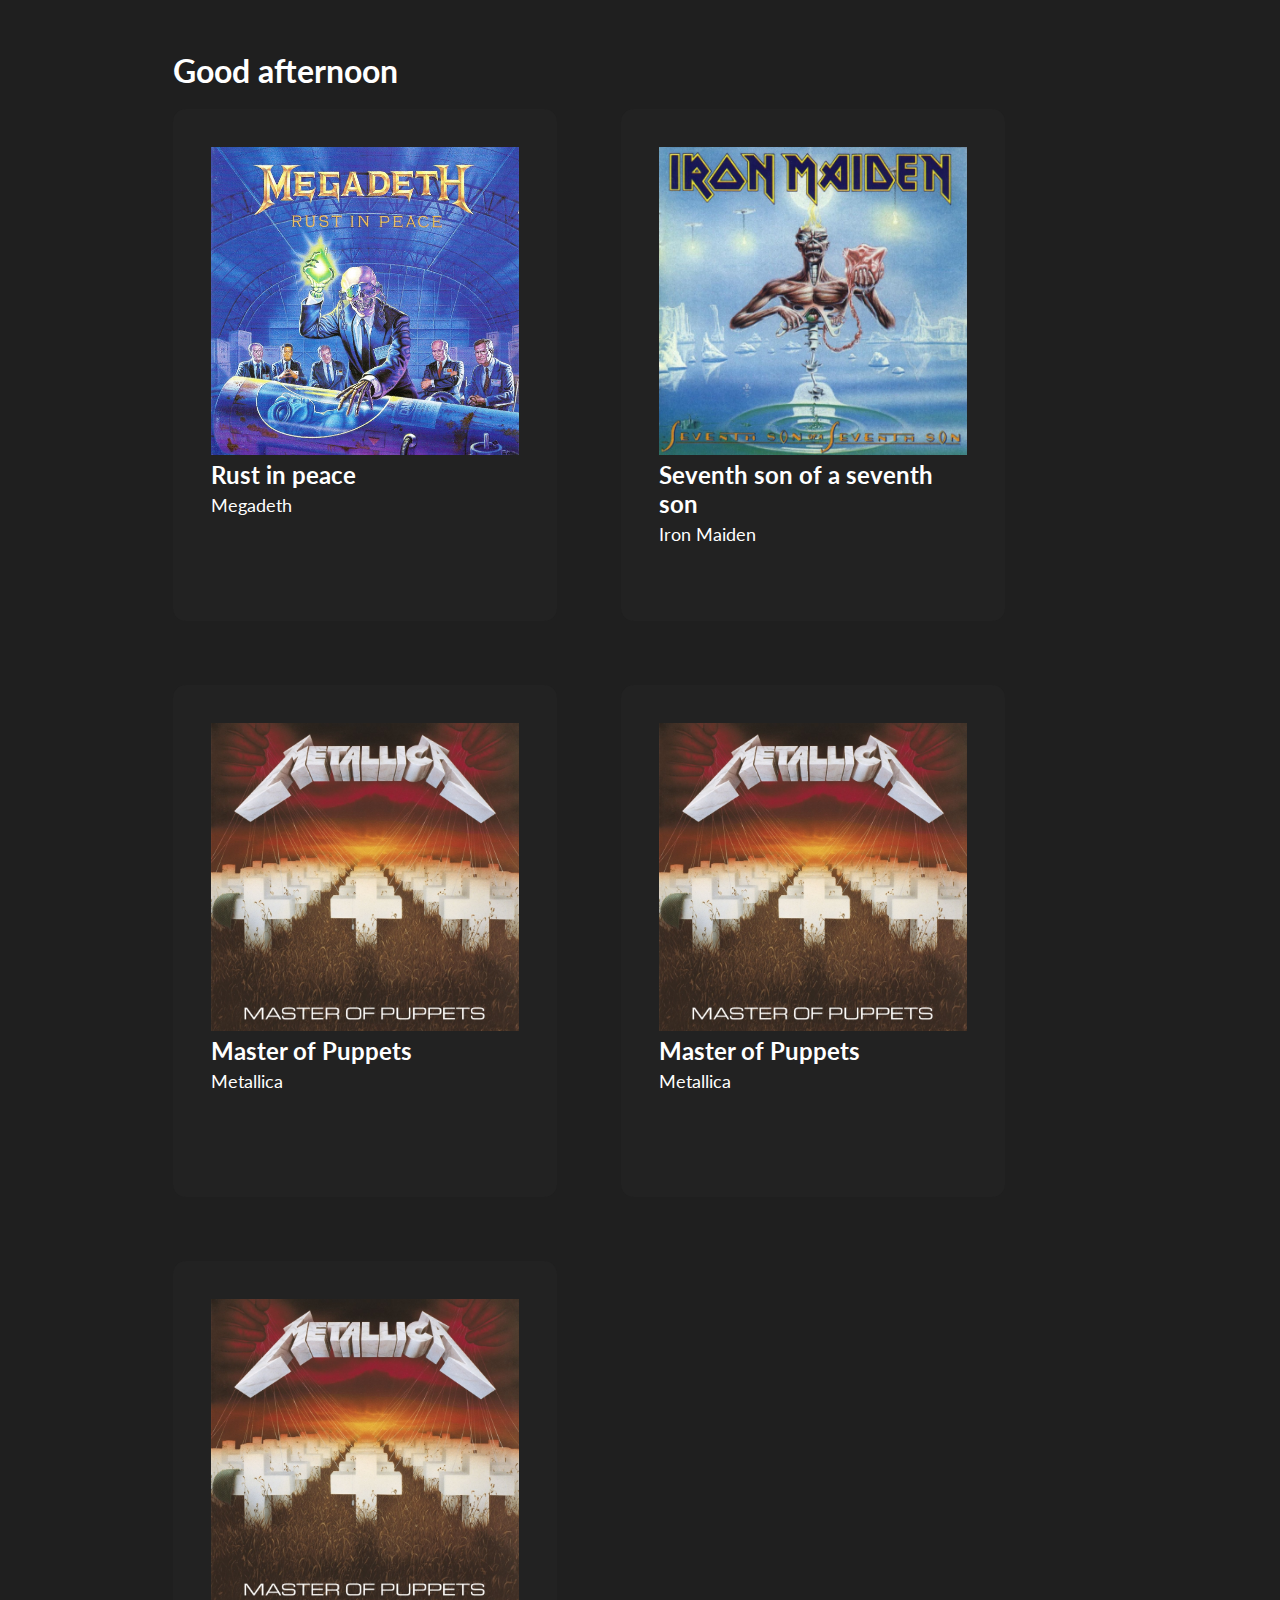
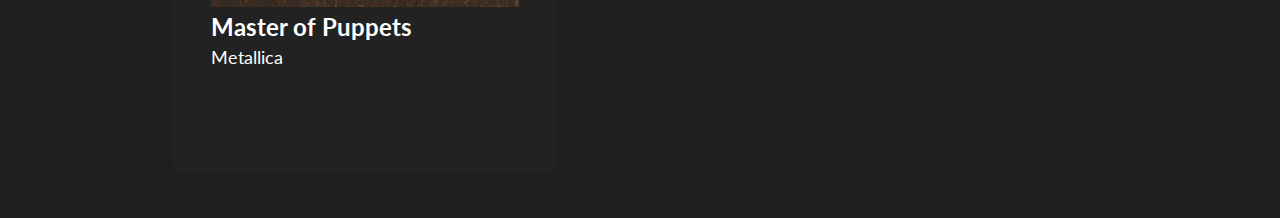
<file: index.html>
<!DOCTYPE html>
<html lang="en">
<head>
    <meta charset="UTF-8">
    <meta http-equiv="X-UA-Compatible" content="IE=edge">
    <meta name="viewport" content="width=device-width, initial-scale=1.0">
    <link rel="stylesheet" href="style.css">
    <link rel="icon" href="img/logo.png">
    <script src="script.js" defer></script>
    <title>Music Stuff</title>
</head>
<body>
    <div id="sidebar">
        <a href="index.html" id="logo_div">
            <img src="img/house.png" alt="" id="house">
            <h2>Home</h2>
        </a>
    </div>
    <main>
        <div id="top_bar">
            <h1></h1>
            
        </div>
        
        <div id="albums">
            <a href="albums/Rust_in_peace/index.html" class="album">
                <img class="cover" src="img/rust_in_peace.jpg" alt="bruh">
                <strong>Rust in peace</strong>
                <p style="font-size: 18px; margin-top: .4vw;">Megadeth</p>
            </a>
            <a href="albums/Seventh_son_of_a_seventh_son/index.html" class="album">
                <img class="cover" src="img/seventh_son_of_a_seventh_son.jpg" alt="bruh">
                <strong>Seventh son of a seventh son</strong>
                <p style="font-size: 18px; margin-top: .4vw;">Iron Maiden</p>
            </a>
            <a href="albums/Master_of_Puppets/index.html" class="album">
                <img class="cover" src="img/Master_of_Puppets.jpg" alt="bruh">
                <strong>Master of Puppets</strong>
                <p style="font-size: 18px; margin-top: .4vw;">Metallica</p>
            </a>
            <a href="albums/Master_of_Puppets/index.html" class="album">
                <img class="cover" src="img/Master_of_Puppets.jpg" alt="bruh">
                <strong>Master of Puppets</strong>
                <p style="font-size: 18px; margin-top: .4vw;">Metallica</p>
            </a>
            <a href="albums/Master_of_Puppets/index.html" class="album">
                <img class="cover" src="img/Master_of_Puppets.jpg" alt="bruh">
                <strong>Master of Puppets</strong>
                <p style="font-size: 18px; margin-top: .4vw;">Metallica</p>
            </a>
        </div>
    </main>
    
</body>
</html>
</file>
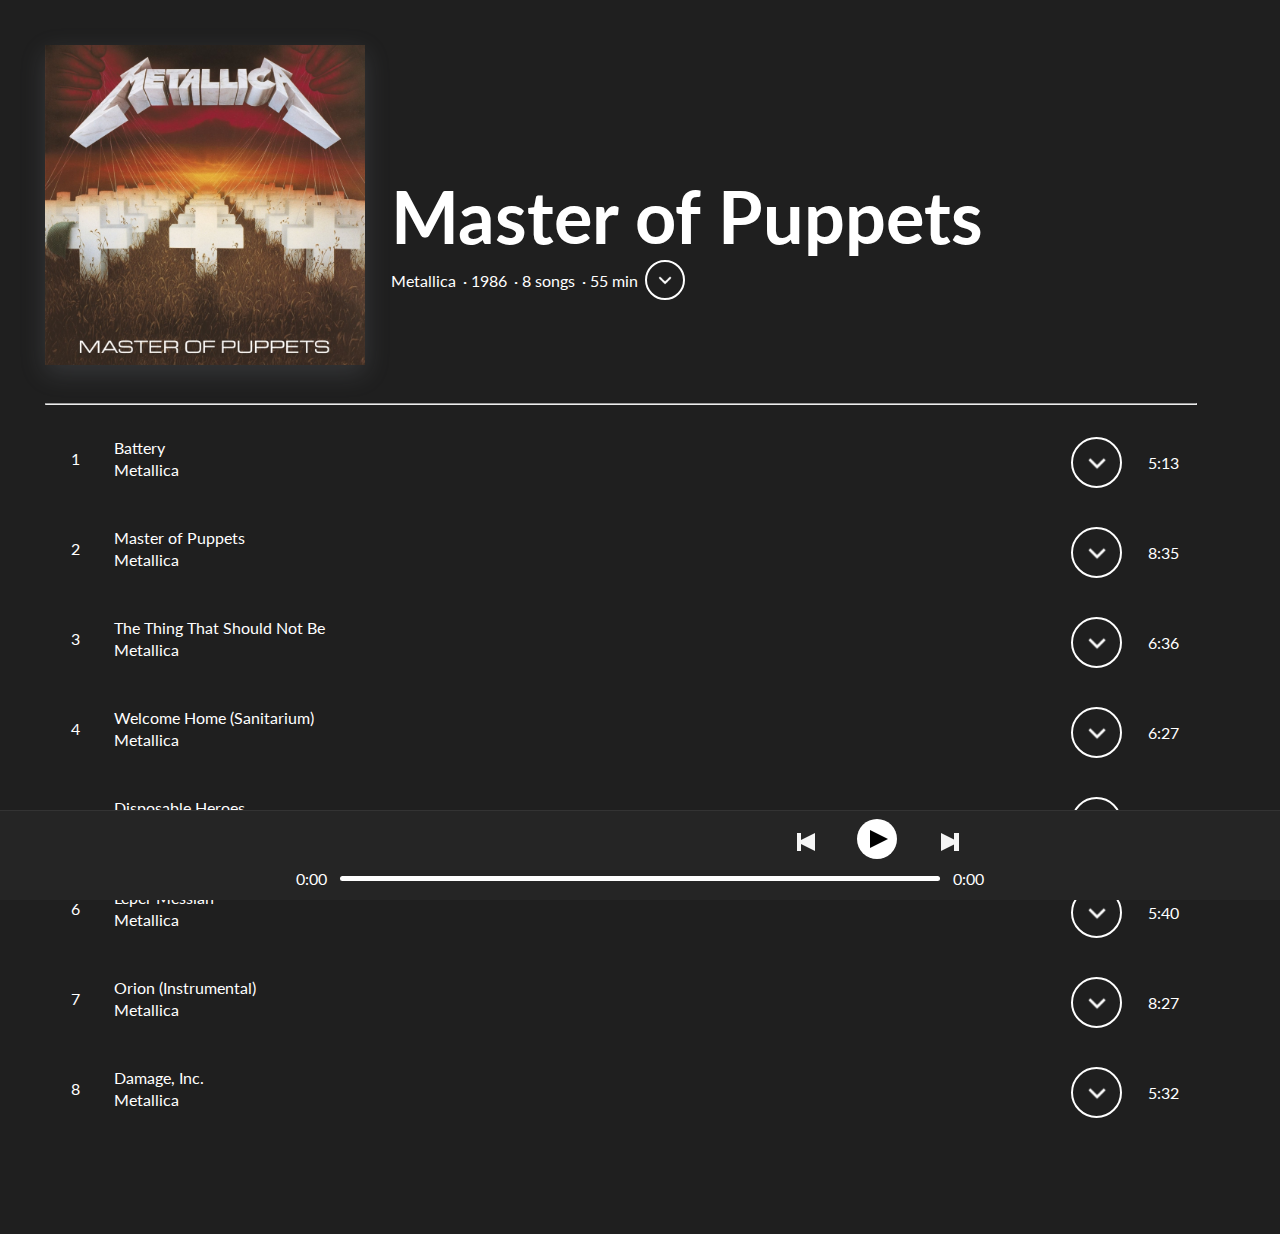
<file: albums/Master_of_Puppets/index.html>
<!DOCTYPE html>
<html lang="en">
<head>
    <meta charset="UTF-8">
    <meta http-equiv="X-UA-Compatible" content="IE=edge">
    <meta name="viewport" content="width=device-width, initial-scale=1.0">
    <link rel="stylesheet" href="style.css">
    <link rel="icon" href="img/logo.png">
    <script src="script.js" defer></script>
    <title>Music Stuff</title>
</head>
<body>
    <div id="sidebar">
        <a href="../../index.html" id="logo_div">
            <img src="../../img/house.png" alt="" id="house">
            <h2>Home</h2>
        </a>
    </div>
    <main>
        <header>
            <img id="cover" src="../../img/Master_of_Puppets.jpg" alt="">
            <div id="labels">
                <strong style="font-size: 72px;">Master of Puppets</strong>
                <div id="smaller_labels">
                    <p>Metallica&#160;</p>
                    <p> · </p>
                    <p>1986&#160;</p>
                    <p> · </p>
                    <p>8 songs&#160;</p>
                    <p> · </p>
                    <p>55 min&#160;</p>
                    <a href="Master Of Puppets.zip" download class="download" id="header_download"><img src="../../img/download.png" alt="download" class="download_img"></a>
                </div>
            </div>
        </header>
        <br>
        <br>
        <hr>
        <div id="songs">
            
            <div class="song">
                <div class="left">
                    <div class="song_number">
                        <p>1</p>
                    </div>
                    <div class="song_info">
                        <a class="song_title">Battery</a>
                        <div class="song_author">Metallica</div>
                    </div>
                </div>
                <div class="right">
                    <a class="download" href="music/Battery.mp3" download><img src="../../img/download.png" alt="download" class="download_img"></a>
                    <div class="song_length">5:13</div>
                </div>
            </div>
            <div class="song">
                <div class="left">
                    <div class="song_number">
                        <p>2</p>
                    </div>
                    <div class="song_info">
                        <a class="song_title">Master of Puppets</a>
                        <div class="song_author">Metallica</div>
                    </div>
                </div>
                <div class="right">
                    <a class="download" href="music/Master Of Puppets.mp3" download><img src="../../img/download.png" alt="download" class="download_img"></a>
                    <div class="song_length">8:35</div>
                </div>
            </div>
            <div class="song">
                <div class="left">
                    <div class="song_number">
                        <p>3</p>
                    </div>
                    <div class="song_info">
                        <a class="song_title">The Thing That Should Not Be</a>
                        <div class="song_author">Metallica</div>
                    </div>
                </div>
                <div class="right">
                    <a class="download" href="music/The Thing That Should Not Be.mp3" download><img src="../../img/download.png" alt="download" class="download_img"></a>
                    <div class="song_length">6:36</div>
                </div>
            </div>
            <div class="song">
                <div class="left">
                    <div class="song_number">
                        <p>4</p>
                    </div>
                    <div class="song_info">
                        <a class="song_title">Welcome Home (Sanitarium)</a>
                        <div class="song_author">Metallica</div>
                    </div>
                </div>
                <div class="right">
                    <a class="download" href="music/Welcome Home (Sanitarium).mp3" download><img src="../../img/download.png" alt="download" class="download_img"></a>
                    <div class="song_length">6:27</div>
                </div>
            </div>
            <div class="song">
                <div class="left">
                    <div class="song_number">
                        <p>5</p>
                    </div>
                    <div class="song_info">
                        <a class="song_title">Disposable Heroes</a>
                        <div class="song_author">Metallica</div>
                    </div>
                </div>
                <div class="right">
                    <a class="download" href="music/Disposable Heroes.mp3" download><img src="../../img/download.png" alt="download" class="download_img"></a>
                    <div class="song_length">8:17</div>
                </div>
            </div>
            <div class="song">
                <div class="left">
                    <div class="song_number">
                        <p>6</p>
                    </div>
                    <div class="song_info">
                        <a class="song_title">Leper Messiah</a>
                        <div class="song_author">Metallica</div>
                    </div>
                </div>
                <div class="right">
                    <a class="download" href="music/Leper Messiah.mp3" download><img src="../../img/download.png" alt="download" class="download_img"></a>
                    <div class="song_length">5:40</div>
                </div>
            </div>
            <div class="song">
                <div class="left">
                    <div class="song_number">
                        <p>7</p>
                    </div>
                    <div class="song_info">
                        <a class="song_title">Orion (Instrumental)</a>
                        <div class="song_author">Metallica</div>
                    </div>
                </div>
                <div class="right">
                    <a class="download" href="music/Orion (Instrumental).mp3" download><img src="../../img/download.png" alt="download" class="download_img"></a>
                    <div class="song_length">8:27</div>
                </div>
            </div>
            <div class="song">
                <div class="left">
                    <div class="song_number">
                        <p>8</p>
                    </div>
                    <div class="song_info">
                        <a class="song_title">Damage, Inc.</a>
                        <div class="song_author">Metallica</div>
                    </div>
                </div>
                <div class="right">
                    <a class="download" href="music/Damage, Inc..mp3" download><img src="../../img/download.png" alt="download" class="download_img"></a>
                    <div class="song_length">5:32</div>
                </div>
            </div>
            
        </div>
    </main>
    <footer>
        <audio style="width: 50vw;" id="music">siu</audio>
        <p id="current_song_title" style="font-size: 18px"></p>
        <div id="controls">
            <div id="prev" onclick="prevSong();">
                <div class="rect"></div>
                <div id="triangle_prev"></div>
            </div>
            <div id="control" class="paused" onclick="controlClick();">
                <div id="pause"></div>
                <div id="play">
                    <div class="play_child"></div>
                    <div class="play_child"></div>
                </div>
            </div>
            <div id="next" onclick = "nextSong();">
                <div id="triangle_next"></div>
                <div class="rect right_rect"></div>
            </div>
        </div>
        
        <div id="bar">
            
            
            <div id="current_time">0:00</div>
            <div id="outside">
                <div id="inside"></div>
            </div>
            <div id="current_length">0:00</div>
        </div>
        
    </footer>
    
</body>
</html>
</file>
<file: style.css>
@import url('https://fonts.googleapis.com/css2?family=Lato&display=swap');
*{margin: 0; padding: 0; box-sizing: border-box;}

body
{
    font-family: 'Lato', sans-serif;
    background-color: #1f1f1f;
    color: white;
    display: flex;
}

#sidebar
{
    left: 0;
    background-color: #151515;
    width: 20vw;
    padding: 2vh;
}



#logo
{
    width: 5vw;
}

main
{
    margin: 5vh;
}

footer
{
    border-top: 1px solid #333;
    width: 100vw;
    bottom: 0;
    position: fixed;
    background-color: #252525;
    margin-right: 20vw;
    height: 8vh;
    display: grid;
    place-items: center;
}

#albums
{
    display: grid;
    grid-template-columns: 15vw 15vw 15vw 15vw;
    gap: 5vw;
    margin-top: 1vw;
}

.album
{
    height: 20vw;
    width: 15vw;
    background-color: #222;
    border-radius: 0.5vw;
    padding-left: 1.5vw;
    padding-top: 1.5vw;
    font-size: 24px;
    transition-duration: .2s;
    text-decoration: none;
    color: white;
}

.album:hover
{
    cursor: pointer;
    background-color: #242424;
}

.cover
{
    width: 12vw;
    height: 12vw;
}

#top_bar
{
    display: flex;
    height: 4vw;
    width: 75vw;
    align-items: center;
    justify-content: space-between;
}

#add_container
{
    display: flex;
    height: 4vh;
    align-items: center;
    column-gap: .5vh;
}

#add_album
{
    font-size: 24px;
}

a
{
    text-decoration: none;
    color: white;
}

#house
{
    width: 5vw;
}

#logo_div
{
    text-decoration: dotted;
    color: white;
    width: 8vw;
    display: flex;
    justify-content: space-between;
    align-items: center;
}

@media screen and (max-width: 1300px)
{
    #sidebar
    {
        display: none;
    }
    #albums
    {
        grid-template-columns: 30vw 30vw;
    }
    .album
    {
        height: 40vw;
        width: 30vw;
        border-radius: 1vw;
        padding-left: 3vw;
        padding-right: 3vw;
        padding-top: 3vw;
        font-size: 24px;
    }

    .cover
    {
        height: 24vw;
        width: 24vw;
    }
    body
    {
        margin-left: 10vw;
    }
    
}
</file>
<file: albums/Master_of_Puppets/style.css>
@import url("https://fonts.googleapis.com/css2?family=Lato&display=swap");
   *{margin: 0; padding: 0; box-sizing: border-box;}
   
   body
   {
       font-family: "Lato", sans-serif;
       background-color: #1f1f1f;
       color: white;
       display: flex;
       margin-bottom: 4vw;
       min-width: 665px;
   }

   #header_download
   {
        width: 1.5vw; height: 1.5vw;
   }
   
   #sidebar
   {
       left: 0;
       background-color: #151515;
       width: 20vw;
       padding: 2vh;
       height: auto;
   }
   
   #logo_div
   {
       text-decoration: dotted;
       color: white;
       width: 12vw;
       display: flex;
       justify-content: space-between;
       align-items: center;
   }
   
   #logo
   {
       width: 5vw;
   }
   
   main
   {
       margin: 5vh;
   }
   
   footer
   {
       border-top: 1px solid #333;
       width: 100vw;
       bottom: 0;
       position: fixed;
       background-color: #252525;
       margin-right: 20vw;
       height: 10vh;
       display: flex;
       flex-direction: column;
       align-items: center;
        padding-top: 1.35em;
   }
   #albums
   {
       display: flex;
       column-gap: 5vw;
       margin-top: 1vw;
   }
   
   .album
   {
       height: 18vw;
       width: 15vw;
       background-color: #222;
       border-radius: 0.5vw;
       padding-left: 1.5vw;
       padding-top: 1.5vw;
       font-size: 24px;
       transition-duration: .2s;
   }
   
   .album:hover
   {
       cursor: pointer;
       background-color: #242424;
   }
   
   #cover
   {
       width: 15vw;
       height: 15vw;
       box-shadow: rgba(149, 157, 165, 0.2) 0px 8px 24px;
   }
   
   header
   {
       display: flex;
       align-items: center;
       column-gap: 2vw;
   }
   
   #labels
   {
       height: 10vw;
       margin-top: 5vw;
       display: flex;
       flex-direction: column;
       justify-content: space-around;
   }
   
   #smaller_labels
{
    display: flex;
    width: 20em;
    height: 5vh;
    align-items: center;
    justify-content: space-between;
}
   
   #songs
   {
       margin-top: 1vw;
       display: flex;
       flex-direction: column;
   }
   
   .song
   {
       display: flex;
       justify-content: space-between;
       width: 70vw;
       padding: 2vh;
       border-radius: 5px;
   }
   
   .left
   {
       height: 5vh;
       display: flex;
   
   }
   
   .song_number
   {
       display: grid;
       place-items: center;
       width: 2vw;
   }
   
   .song_info
   {
       display: flex;
       flex-direction: column;
   
   }
   
   .song_title
   {
       display: flex;
       align-items: center;
       height: 2.5vh;
   }
   
   .song_author
   {
       display: flex;
       align-items: center;
       height: 2.5vh;
   }
   
   .right
   {
       display: flex;
       justify-content: flex-end;
       align-items: center;
   }
   
   .download
   {
       width: 2vw;
       height: 2vw;
       border-radius: 50%;
       margin-right: 2vw;
       font-size: 24px;
       background: url("../../img/download.png");
       border: 2px solid white;
       display: grid;
       place-items: center;
   }
   
   .download_img
   {
       border-radius: 50%;
       width: 50%;
       height: 50%;
       
   }
   
   .song:hover
   {
       background-color: #333;
       cursor: pointer;
   }
   
   #control
   {
       background-color: white; 
       width: 4vh; 
       height: 4vh;
       border-radius: 50%;
       display: grid;
       place-items: center;
       margin-top: 1vh;
       margin-bottom: 1.5vh;
       margin-right: .5vw;
   }
   
   
   #play
   {
       
       width: 2vh;
       height: 2vh;
       background-color: white;
       display: none;
       align-items: center;
       justify-content: space-around;
   }
   
   .play_child
   {
       height: 2vh;
       width: 0.66vh;
       background-color: black;
   }
   
   #pause
   {
       width: 2vh;
       height: 2vh;
       border-top: solid white 1vh;
       border-bottom: solid white 1vh;
       border-left: solid black 2vh;
       margin-left: 0.5vh;
       transition-duration: .2s;
   }
   
   #outside
   {
       background-color: white;
       border-radius: 10px;
       width: 600px;
       height: 5px;
   }
   #inside
   {
       background-color: #1E70D7;
       height: 5px;
       width: 0;
   }
   
   #bar
   {
       width: 700px;
       display: flex;
       justify-content: space-around;
       align-items: center;
   }
   
   #controls
   {
        
       width: 10vw;
       display: flex;
       justify-content: space-around;
       align-items: center;
       height: 6vh;
       column-gap: 0;
       margin-top: -4vh;
   }
   
   #prev
   {
       width: 2.5vh;
       height: 2vh;
       display: flex;
       margin-right: 1vw;
   }
   
   #next
   {
       width: 2.5vh;
       height: 2vh;
       display: flex;
       margin-left: 1vw;
   }
   
   #prev:hover
   {
       cursor: pointer;
   }
   
   #next:hover
   {
       cursor: pointer;
   }
   
   .rect
   {
       height: 2vh;
       width: .5vh;
       background-color: whitesmoke;
       position: absolute;
   }
   
   #triangle_prev
   {
       width: 2vh;
       height: 2vh;
       border-top: solid #252525 1vh;
       border-bottom: solid #252525 1vh;
       border-right: solid whitesmoke 2vh;
   }
   
   #triangle_next
   {
       width: 2vh;
       height: 2vh;
       border-top: solid #252525 1vh;
       border-bottom: solid #252525 1vh;
       border-left: solid whitesmoke 2vh;
   }
   
   .right_rect{
       margin-left: 1.5vh;
       width: .5vh;
   }
   
   a
   {
       text-decoration: none;
       color: white;
   }
   
   
   #current_song_bar
   {
       position: absolute;
       margin-right: 77vw;
       margin-top: 2.5vh;
       text-align: left;
       width: 20vw;
   }
   
   #house
   {
       width: 5vw;
   }
   
   #logo_div
   {
       text-decoration: dotted;
       color: white;
       width: 8vw;
       display: flex;
       justify-content: space-between;
       align-items: center;
   }

#current_song_title
{
    margin-right: 70vw;
    margin-top: 2vh;
    width: 400px;
    text-align: left;
}

#header_download
   {
        width: 1.5vw; height: 1.5vw;
   }

@media screen and (max-width: 1300px)
{
    #sidebar
    {
        display: none;
    }
    .song
    {
        width: 90vw;
    }
    #cover
    {
        width: 25vw;
        height: 25vw;
    }
    .song_number
   {
       margin-right: 2vw;
   }
   .download
   {
        width: 4vw;
        height: 4vw;
   }  
   .song
   {
        height: 10vh;
   }
   #control
   {
        width: 40px;
        height: 40px;
   }
   #header_download
   {
        width: 40px;
        height: 40px;
   }
   #controls
   {
        margin-left: 480px;
        width: 15vw;
   }
   #current_song_title
    {
        margin-right: 295px;
    }
    footer
    {
        padding-top: 1.35em;
    }
}
</file>
